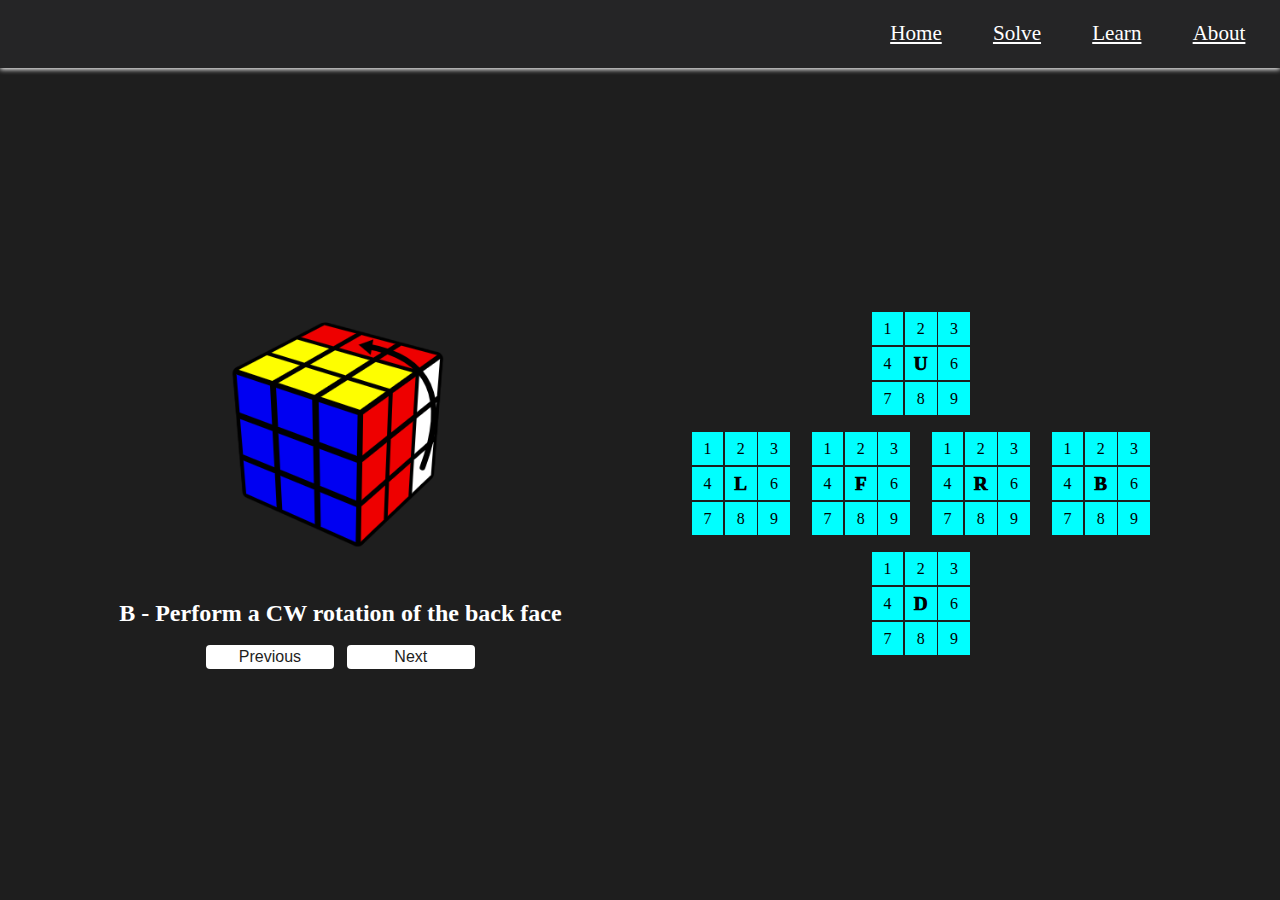
<file: index.html>
<!DOCTYPE html>
<html lang="en">
<head>
  <meta charset="UTF-8">
  <meta name="viewport" content="width=device-width, initial-scale=1.0">
  <title>Rubik's Cube Solver</title>
  <link rel="stylesheet" href="Styles/stylemain.css">
  <script src="Scripts/script_index.js"></script>
  <div class="navbar">
    <div class="options-1 item"><a href = "home.html">Home</a></div>
    <div class="options-2 item"><a href = "intermediate.html">Solve</a></div>
    <div class="options-3 item"><a href = "input.html">Learn</a></div>
    <div class="options-4 item"><a href = "input.html">About</a></div>
  </div>
</head>

<body>
  <div class="container">
    <div class="rotate-img">
      <img src="Rotations/B.png" alt=" " id="rotate">
      <h2 id="instruction">B - Perform a CW rotation of the back face</h2><br>
      <div class="buttons">
        <button class="prev-button" id="prev-button">Previous</button>
        <button class="next-button" id="next-button">Next</button>
      </div>
    </div>

    <div class="cube-faces">
      <div class="layer1">
        <div class="cubex" id="face-top">
          <div class="face">
            <div class="row-1 row">
              <div class="cubies-1 cubies" id="topr1c1">1</div>
              <div class="cubies-2 cubies" id="topr1c2">2</div>
              <div class="cubies-3 cubies" id="topr1c3">3</div>
            </div>
            <div class="row-2 row">
              <div class="cubies-4 cubies" id="topr2c1">4</div>
              <div class="cubies-5 cubies" id="topr2c2">U</div>
              <div class="cubies-6 cubies" id="topr2c3">6</div>
            </div>
            <div class="row-3 row">
              <div class="cubies-7 cubies" id="topr3c1">7</div>
              <div class="cubies-8 cubies" id="topr3c2">8</div>
              <div class="cubies-9 cubies" id="topr3c3">9</div>
            </div>
          </div>
        </div> 
      </div>
      

      <div class="layer2">
        <div class="cubex" id="face-left">
          <div class="face">
            <div class="row-1 row">
              <div class="cubies-1 cubies" id="leftr1c1">1</div>
              <div class="cubies-2 cubies" id="leftr1c2">2</div>
              <div class="cubies-3 cubies" id="leftr1c3">3</div>
            </div>
            <div class="row-2 row">
              <div class="cubies-4 cubies" id="leftr2c1">4</div>
              <div class="cubies-5 cubies" id="leftr2c2">L</div>
              <div class="cubies-6 cubies" id="leftr2c3">6</div>
            </div>
            <div class="row-3 row">
              <div class="cubies-7 cubies" id="leftr3c1">7</div>
              <div class="cubies-8 cubies" id="leftr3c2">8</div>
              <div class="cubies-9 cubies" id="leftr3c3">9</div>
            </div>
          </div>
        </div>      

        <div class="cubex" id="face-front">
          <div class="face">
            <div class="row-1 row">
              <div class="cubies-1 cubies" id="frontr1c1">1</div>
              <div class="cubies-2 cubies" id="frontr1c2">2</div>
              <div class="cubies-3 cubies" id="frontr1c3">3</div>
            </div>
            <div class="row-2 row">
              <div class="cubies-4 cubies" id="frontr2c1">4</div>
              <div class="cubies-5 cubies" id="frontr2c2">F</div>
              <div class="cubies-6 cubies" id="frontr2c3">6</div>
            </div>
            <div class="row-3 row">
              <div class="cubies-7 cubies" id="frontr3c1">7</div>
              <div class="cubies-8 cubies" id="frontr3c2">8</div>
              <div class="cubies-9 cubies" id="frontr3c3">9</div>
            </div>
          </div>
        </div>

        <div class="cubex" id="face-right">
          <div class="face">
            <div class="row-1 row">
              <div class="cubies-1 cubies" id="rightr1c1">1</div>
              <div class="cubies-2 cubies" id="rightr1c2">2</div>
              <div class="cubies-3 cubies" id="rightr1c3">3</div>
            </div>
            <div class="row-2 row">
              <div class="cubies-4 cubies" id="rightr2c1">4</div>
              <div class="cubies-5 cubies" id="rightr2c2">R</div>
              <div class="cubies-6 cubies" id="rightr2c3">6</div>
            </div>
            <div class="row-3 row">
              <div class="cubies-7 cubies" id="rightr3c1">7</div>
              <div class="cubies-8 cubies" id="rightr3c2">8</div>
              <div class="cubies-9 cubies" id="rightr3c3">9</div>
            </div>
          </div>
        </div>

        <div class="cubex" id="face-back">
          <div class="face">
            <div class="row-1 row">
              <div class="cubies-1 cubies" id="backr1c1">1</div>
              <div class="cubies-2 cubies" id="backr1c2">2</div>
              <div class="cubies-3 cubies" id="backr1c3">3</div>
            </div>
            <div class="row-2 row">
              <div class="cubies-4 cubies" id="backr2c1">4</div>
              <div class="cubies-5 cubies" id="backr2c2">B</div>
              <div class="cubies-6 cubies" id="backr2c3">6</div>
            </div>
            <div class="row-3 row">
              <div class="cubies-7 cubies" id="backr3c1">7</div>
              <div class="cubies-8 cubies" id="backr3c2">8</div>
              <div class="cubies-9 cubies" id="backr3c3">9</div>
            </div>
          </div>
        </div>
      </div>
      

      <div class="layer3">
        <div class="cubex" id="face-down">
          <div class="face">
            <div class="row-1 row">
              <div class="cubies-1 cubies" id="downr1c1">1</div>
              <div class="cubies-2 cubies" id="downr1c2">2</div>
              <div class="cubies-3 cubies" id="downr1c3">3</div>
            </div>
            <div class="row-2 row">
              <div class="cubies-4 cubies" id="downr2c1">4</div>
              <div class="cubies-5 cubies" id="downr2c2">D</div>
              <div class="cubies-6 cubies" id="downr2c3">6</div>
            </div>
            <div class="row-3 row">
              <div class="cubies-7 cubies" id="downr3c1">7</div>
              <div class="cubies-8 cubies" id="downr3c2">8</div>
              <div class="cubies-9 cubies" id="downr3c3">9</div>
            </div>
          </div>
        </div>
      </div>
    </div>
  </div>
</body>
</html>
</file>
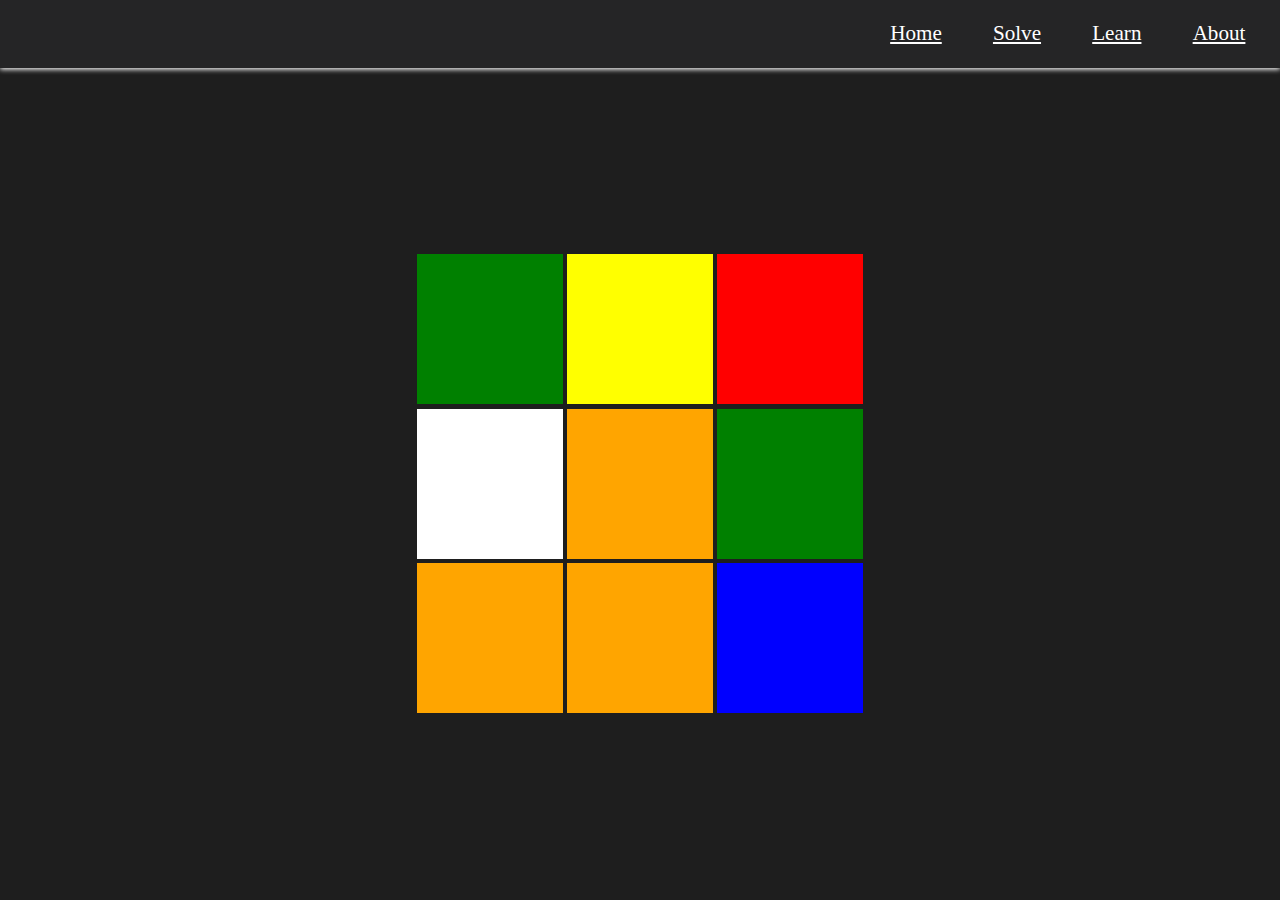
<file: home.html>
<!DOCTYPE html>
<html lang="en">
<head>
  <meta charset="UTF-8">
  <meta name="viewport" content="width=device-width, initial-scale=1.0">
  <title>Rubik's Cube Solver</title>
  <link rel="stylesheet" href="Styles/stylehome.css">
  <script src="Scripts/script_home.js"></script>
  <div class="navbar">
    <div class="options-1 item"><a href = "home.html">Home</a></div>
    <div class="options-2 item"><a href = "intermediate.html">Solve</a></div>
    <div class="options-3 item"><a href = "learn.html">Learn</a></div>
    <div class="options-4 item"><a href = "about.html">About</a></div>
  </div>
</head>

<body>
    <div class="container">
        <div class="cubex" id="face">
            <div class="face">
            <div class="row-1 row">
                <div class="cubies-1 cubies" id="r1c1"></div>
                <div class="cubies-2 cubies" id="r1c2"></div>
                <div class="cubies-3 cubies" id="r1c3"></div>
            </div>
            <div class="row-2 row">
                <div class="cubies-4 cubies" id="r2c1"></div>
                <div class="cubies-5 cubies" id="r2c2"></div>
                <div class="cubies-6 cubies" id="r2c3"></div>
            </div>
            <div class="row-3 row">
                <div class="cubies-7 cubies" id="r3c1"></div>
                <div class="cubies-8 cubies" id="r3c2"></div>
                <div class="cubies-9 cubies" id="r3c3"></div>
            </div>
            </div>
        </div>
    </div>
</body>
</file>
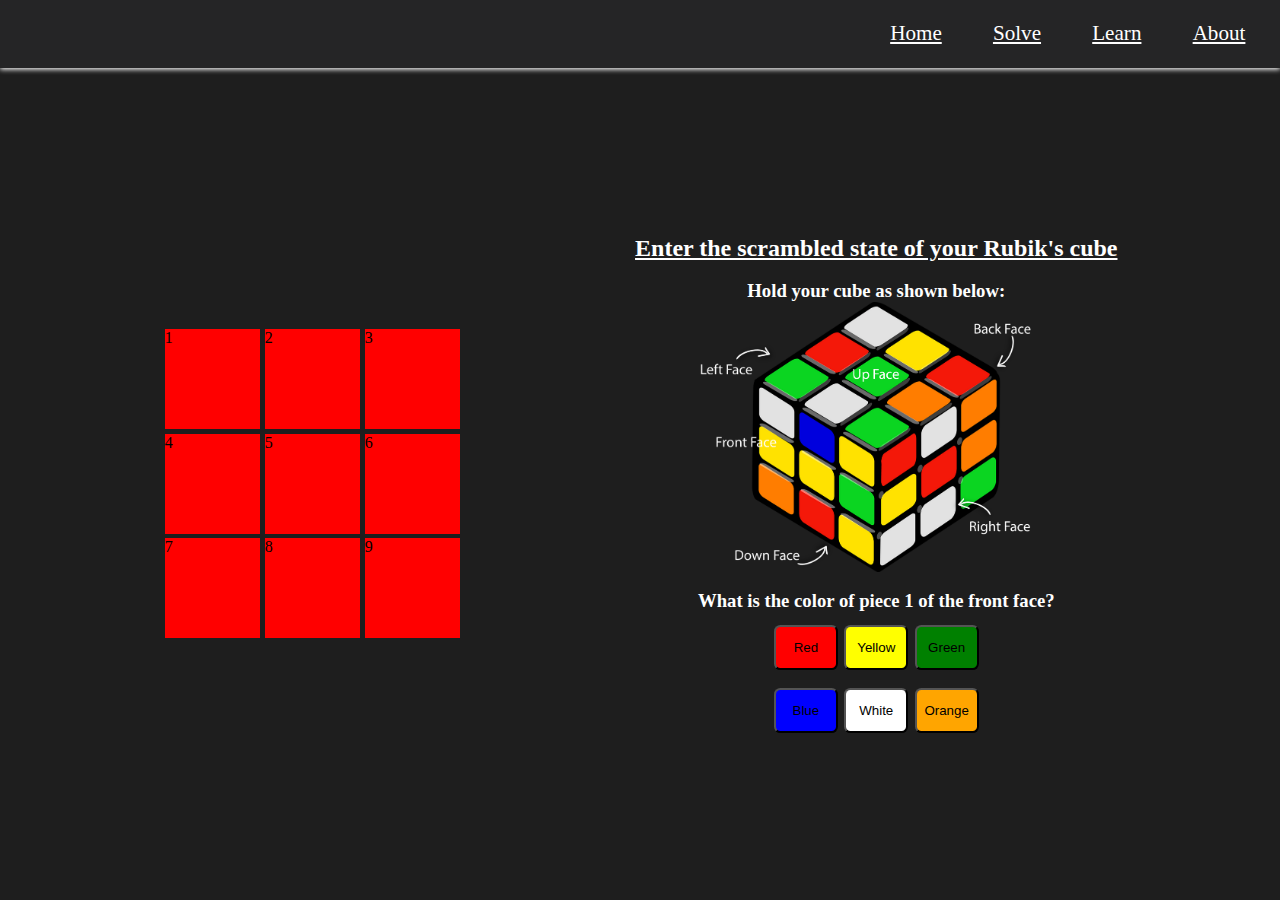
<file: input.html>
<!DOCTYPE html>
<html lang="en">
<head>
  <meta charset="UTF-8">
  <meta name="viewport" content="width=device-width, initial-scale=1.0">
  <title>Rubik's Cube Solver - Input</title>
  <link rel="stylesheet" href="Styles/styleinput.css">
  <script src="Scripts/script_input.js"></script>
  <div class="navbar">
    <div class="options-1 item"><a href = "home.html">Home</a></div>
    <div class="options-2 item"><a href = "intermediate.html">Solve</a></div>
    <div class="options-3 item"><a href = "learn.html">Learn</a></div>
    <div class="options-4 item"><a href = "about.html">About</a></div>
  </div>
</head>

<body>
    <div class="container">
        <div class="cubex" id="face">
            <div class="face">
            <div class="row-1 row">
                <div class="cubies-1 cubies" id="r1c1">1</div>
                <div class="cubies-2 cubies" id="r1c2">2</div>
                <div class="cubies-3 cubies" id="r1c3">3</div>
            </div>
            <div class="row-2 row">
                <div class="cubies-4 cubies" id="r2c1">4</div>
                <div class="cubies-5 cubies" id="r2c2">5</div>
                <div class="cubies-6 cubies" id="r2c3">6</div>
            </div>
            <div class="row-3 row">
                <div class="cubies-7 cubies" id="r3c1">7</div>
                <div class="cubies-8 cubies" id="r3c2">8</div>
                <div class="cubies-9 cubies" id="r3c3">9</div>
            </div>
            </div>
        </div>
        <div class="inputbox">
            <h2><u>Enter the scrambled state of your Rubik's cube</u></h2>
            <br>
            <h3>Hold your cube as shown below:</h3>
            <img src="images/cube_faces.png" alt="faces of a cube">
            <br>
            <h3 id="face_piece">What is the color of piece 1 of the front face?</h3>
            <div class="buttons">
                <div class="top3">
                <button class="redbutton" id="redbutton">Red</button>
                <button class="yellowbutton" id="yellowbutton">Yellow</button>
                <button class="greenbutton" id="greenbutton">Green</button>
                </div>
                <br>
                <div class="bottom3">
                <button class="bluebutton" id="bluebutton">Blue</button>
                <button class="whitebutton" id="whitebutton">White</button>
                <button class="orangebutton" id="orangebutton">Orange</button>
                </div>
            </div>
        </div>
    </div>
</body>
</file>
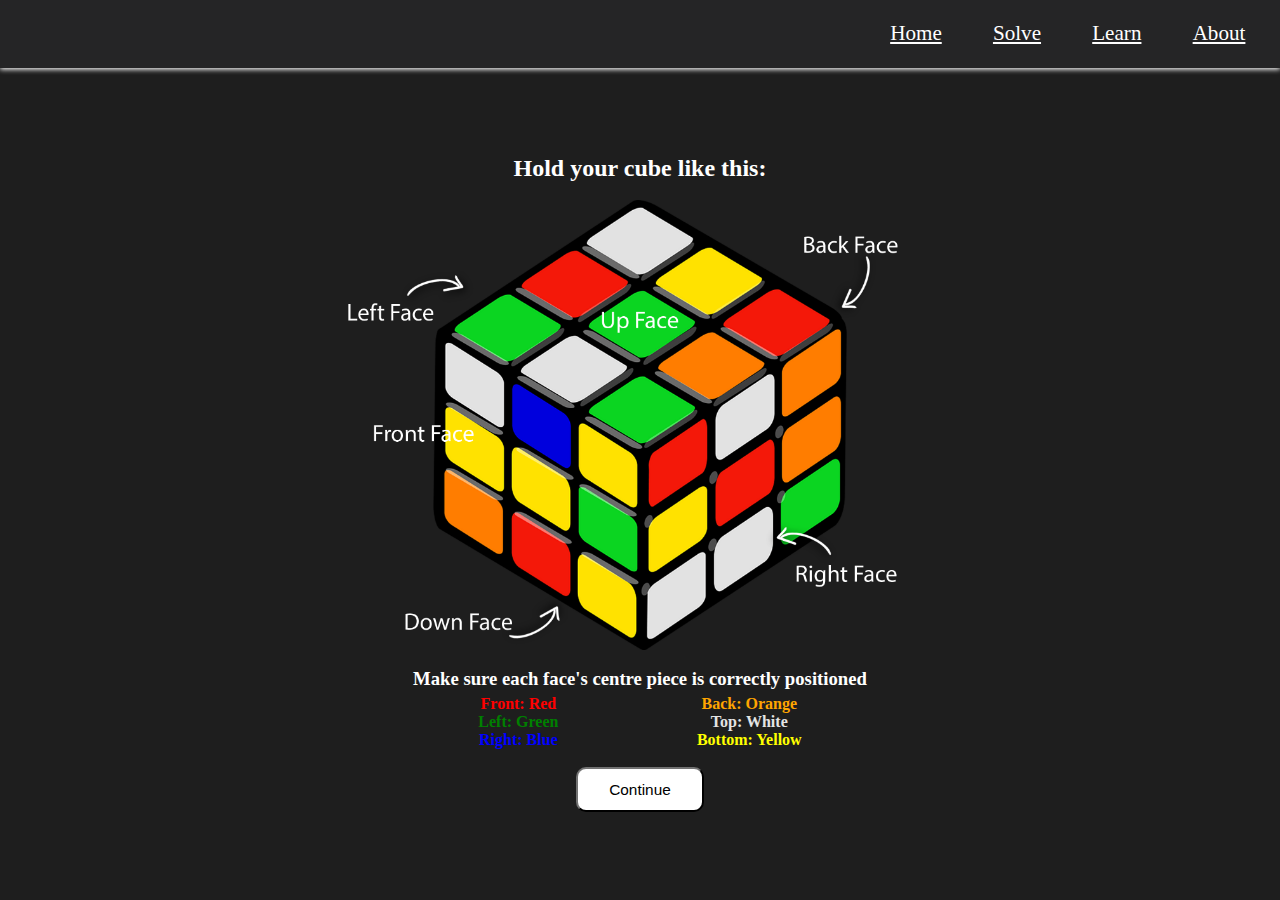
<file: intermediate.html>
<!DOCTYPE html>
<html lang="en">
<head>
  <meta charset="UTF-8">
  <meta name="viewport" content="width=device-width, initial-scale=1.0">
  <title>Rubik's Cube Solver - Input</title>
  <link rel="stylesheet" href="Styles/styleintermediate.css">
  <script src="Scripts/script_input.js"></script>
  <div class="navbar">
    <div class="options-1 item"><a href = "home.html">Home</a></div>
    <div class="options-2 item"><a href = "intermediate.html">Solve</a></div>
    <div class="options-3 item"><a href = "learn.html">Learn</a></div>
    <div class="options-4 item"><a href = "about.html">About</a></div>
  </div>
</head>

<body>
    <div class="container">
        <div class="instructions">
            <h2>Hold your cube like this:</h2>
            <br>
            <img src="images/cube_faces.png" alt="faces of a cube">
            <br>
            <h3>Make sure each face's centre piece is correctly positioned</h3>
            <div class="positioning">
                <div class="leftrow">
                    <h4 style="color: red;">Front: Red</h4>
                    <h4 style="color: green;">Left: Green</h4>
                    <h4 style="color: blue;">Right: Blue</h4>
                </div>
                <div class="rightrow">
                    <h4 style="color: orange;">Back: Orange</h4>
                    <h4 style="color: #e4e4e4;">Top: White</h4>
                    <h4 style="color: yellow;">Bottom: Yellow</h4>
                </div>
            </div>
            <br>
            <a href="input.html"><button class="continuebutton" id="continuebutton">Continue</button></a>
        </div>
    </div>
</body>
</file>
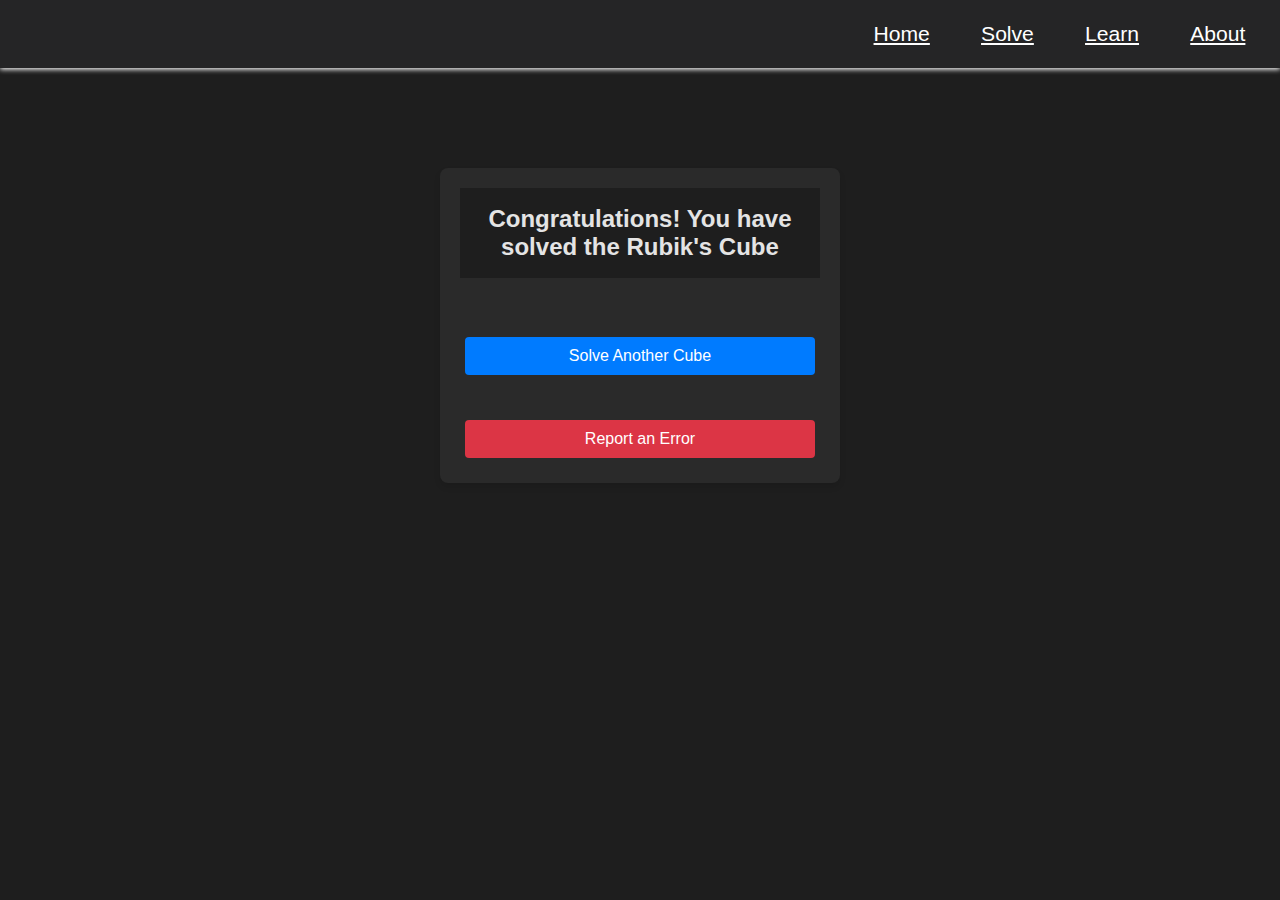
<file: solved.html>
<!DOCTYPE html>
<html lang="en">
<head>
  <meta charset="UTF-8">
  <meta name="viewport" content="width=device-width, initial-scale=1.0">
  <title>Congratulations!</title>
  <link rel="stylesheet" href="Styles/stylesolved.css">
  <div class="navbar">
    <div class="options-1 item"><a href = "home.html">Home</a></div>
    <div class="options-2 item"><a href = "intermediate.html">Solve</a></div>
    <div class="options-3 item"><a href = "learn.html">Learn</a></div>
    <div class="options-4 item"><a href = "about.html">About</a></div>
  </div>

</head>

<body>
  <div class="container">
    <h1>Congratulations! You have solved the Rubik's Cube</h1>
    <button class="btn"><a href="intermediate.html">Solve Another Cube</a></button>
    <a class="btn report" href="mailto:manan04shah@gmail.com?subject=There%20is%20an%20error%20in%20your%20website.&body=(Write%20your%20error%20here%20and%20paste%20screenshots%20or%20images.)">Report an Error</a>
</div>
</body>
</html>
</file>
<file: Styles/stylemain.css>
*{
    margin: 0;
    padding: 0;
    box-sizing: border-box;
    background-color: #1e1e1e;
}



/* Navigation Bar Styles */
.navbar{
    display: flex;
    background-color: #252526;
    padding: 1vh;
    flex-direction: row;
    height: 7.5vh;
    max-height: 75px;
    justify-content: flex-end;
    align-items: center;
    box-shadow: 0 1.5px 5px #fff;
}

.item{
    background-color: transparent;
    color: #fff;
    font-size: 1.65vw;
    padding-top: 0.25vw;
    padding-bottom: 0.25vw;
    padding-left: 1vw;
    padding-right: 1vw;
    margin: 1vw;
    transition: 0.5s;
}

.item a{
    color: #fff;
    background-color: #252526;
}

.item:hover{
    text-decoration: underline;
    translate: 0 -0.35vh;
    color: #fff;
    cursor: pointer;
}   

.container{
    display: flex;
    align-items: center;
    justify-content: center;
    height: calc(100% - 7.5vh);
    background-color: transparent;
    flex-direction: row;
    justify-content: space-evenly;
}

body,
html{
    height: 100%;
}
/*Cube Face Styles*/

.cubex{
    display: flex;
    flex-direction: row;
    justify-content: center;
    align-items: center;
    background-color: transparent;
    height: 16.67vh;
    max-height: 100px;
    justify-content: center;
    align-items: center;
    margin: 10px;
}

.cubex .row{
    display: flex;
    flex-direction: row;
    justify-content: space-between;
    align-items: center;
    width: 16.67vh;
    max-width: 100px;
}

.cubies{
    background-color: aqua;
    width: 16.5vh;
    max-width: 33.3px;
    height: 5.5vh;
    max-height: 33.3px;
    margin: 0.1vh;
}

.layer2{
    display: flex;
    flex-direction: row;
}

.rotate-img{
    display: flex;
    flex-direction: column;
    color: #fff;
    justify-content: center;
    align-items: center;
    background-color: transparent;
}

.rotate-img img{
    width: 20vw;
    height: auto;
    object-fit: cover;
    margin-bottom: 5vh;
}

.rotate-img {
    text-align: center;
}

.buttons {
    display: flex;
    justify-content: space-between;
    align-items: center;
    gap: 1vw; /* Adjust the gap as needed */
}

.prev-button,
.next-button {
    max-width: 10vw;
    width: 10vw;
    padding: 0.2rem;
    background-color: #fff;
    color: #1e1e1e;
    border: none;
    border-radius: 4px;
    cursor: pointer;
    font-size: 1rem;
}

.cubies {
    display: flex;
    flex-direction: row;
    justify-content: center;
    align-items: center;
    width: 16.67vh;
    max-width: 100px;
}

.cubies-5 {
    font-weight: 1000;
    font-size: larger;
}
</file>
<file: Styles/stylehome.css>
*{
    margin: 0;
    padding: 0;
    box-sizing: border-box;
    background-color: #1e1e1e;
}

h2{
    color:#fff;
}


/* Navigation Bar Styles */
.navbar{
    display: flex;
    background-color: #252526;
    padding: 1vh;
    flex-direction: row;
    height: 7.5vh;
    max-height: 75px;
    justify-content: flex-end;
    align-items: center;
    box-shadow: 0 1.5px 5px #fff;
}

.item{
    background-color: #252526;
    color: #fff;
    font-size: 1.65vw;
    padding-top: 0.25vw;
    padding-bottom: 0.25vw;
    padding-left: 1vw;
    padding-right: 1vw;
    margin: 1vw;
    transition: 0.5s;
}

.item a{
    color: #fff;
    background-color: #252526;
}

.item:hover{
    text-decoration: underline;
    translate: 0 -0.35vh;
    color: #fff;
    cursor: pointer;
}

.container{
    display: flex;
    align-items: center;
    justify-content: center;
    height: calc(100% - 7.5vh);
    background-color: transparent;
    flex-direction: row;
    justify-content: space-evenly;
}

body,
html{
    height: 100%;
}
/*Cube Face Styles*/

.cubex{
    display: flex;
    flex-direction: row;
    justify-content: center;
    align-items: center;
    background-color: red;
    height: 75vh;
    max-height: 450px;
    justify-content: center;
    align-items: center;
    margin: 10px;
}

.cubex .row{
    display: flex;
    flex-direction: row;
    justify-content: space-between;
    align-items: center;
    width: 75vh;
    max-width: 450px;
}

.cubies{
    background-color: aqua;
    width: 25vh;
    max-width: 150px;
    height: 25vh;
    max-height: 150px;
    margin: 0.25vh;
    transition: background-color 0.5s ease, transform 1s ease, opacity 0.5s ease;
}

.cubies.translate-left {
    transform: translateX(-100%);
    opacity: 0;
}
  
.cubies.translate-right {
    transform: translateX(100%);
    opacity: 0;
}

.cubies-5 {
    font-size: 5vh;
    display: flex;
    align-items: center;
    justify-content: center;
    text-align: center;
    color: #1e1e1e;
}
</file>
<file: Styles/styleinput.css>
*{
    margin: 0;
    padding: 0;
    box-sizing: border-box;
    background-color: #1e1e1e;
}

h2{
    color:#fff;
}


/* Navigation Bar Styles */
.navbar{
    display: flex;
    background-color: #252526;
    padding: 1vh;
    flex-direction: row;
    height: 7.5vh;
    max-height: 75px;
    justify-content: flex-end;
    align-items: center;
    box-shadow: 0 1.5px 5px #fff;
}

.item{
    background-color: #252526;
    color: #fff;
    font-size: 1.65vw;
    padding-top: 0.25vw;
    padding-bottom: 0.25vw;
    padding-left: 1vw;
    padding-right: 1vw;
    margin: 1vw;
    transition: 0.5s;
}

.item a{
    color: #fff;
    background-color: #252526;
}

.item:hover{
    text-decoration: underline;
    translate: 0 -0.35vh;
    color: #fff;
    cursor: pointer;
}

.container{
    display: flex;
    align-items: center;
    justify-content: center;
    height: calc(100% - 7.5vh);
    background-color: transparent;
    flex-direction: row;
    justify-content: space-evenly;
}

body,
html{
    height: 100%;
}
/*Cube Face Styles*/

.cubex{
    display: flex;
    flex-direction: row;
    justify-content: center;
    align-items: center;
    background-color: red;
    height: 50vh;
    max-height: 300px;
    justify-content: center;
    align-items: center;
    margin: 10px;
}

.cubex .row{
    display: flex;
    flex-direction: row;
    justify-content: space-between;
    align-items: center;
    width: 50vh;
    max-width: 300px;
}

.cubies{
    background-color: aqua;
    width: 16.5vh;
    max-width: 100px;
    height: 16.5vh;
    max-height: 100px;
    margin: 0.25vh;
}

.inputbox{
    display: flex;
    flex-direction: column;
    justify-content: center;
    align-items: center;
    background-color: transparent;
    justify-content: center;
    align-items: center;
    margin: 10px;
    color: #fff;
}

.inputbox img{
    height: 30vh;
}

.buttons{
    display: flex;
    flex-direction: column;
    justify-content: center;
    align-items: center;
}

.buttons button{
    width: 5vw;
    height: 5vh;
}

.top3{
    margin-top: 1.5vh;
    display: flex;
    flex-direction: row;
    justify-content: space-between;
    width: 100%;
    margin-left: 0.5vw;
    margin-right: 0.5vw;
}

.bottom3{
    display: flex;
    flex-direction: row;
    justify-content: space-between;
    width: 100%;
    margin-left: 0.5vw;
    margin-right: 0.5vw;
}

.redbutton{
    background-color: red;
    color: #000;
    border-color: #000;
    border-radius: 0.5vw;
}

.yellowbutton{
    background-color: yellow;
    color: #000;
    border-color: #000;
    border-radius: 0.5vw;
}

.greenbutton{
    background-color: green;
    color: #000;
    border-color: #000;
    border-radius: 0.5vw;
}

.bluebutton{
    background-color: blue;
    color: #000;
    border-color: #000;
    border-radius: 0.5vw;
}

.orangebutton{
    background-color: orange;
    color: #000;
    border-color: #000;
    border-radius: 0.5vw;
}

.whitebutton{
    background-color: #fff;
    color: #000;
    border-color: #000;
    border-radius: 0.5vw;
}
</file>
<file: Styles/styleintermediate.css>
*{
    margin: 0;
    padding: 0;
    box-sizing: border-box;
    background-color: #1e1e1e;
}

h2, h3{
    color:#fff;
}


/* Navigation Bar Styles */
.navbar{
    display: flex;
    background-color: #252526;
    padding: 1vh;
    flex-direction: row;
    height: 7.5vh;
    max-height: 75px;
    justify-content: flex-end;
    align-items: center;
    box-shadow: 0 1.5px 5px #fff;
}

.item{
    background-color: #252526;
    color: #fff;
    font-size: 1.65vw;
    padding-top: 0.25vw;
    padding-bottom: 0.25vw;
    padding-left: 1vw;
    padding-right: 1vw;
    margin: 1vw;
    transition: 0.5s;
}

.item a{
    color: #fff;
    background-color: #252526;
}

.item:hover{
    text-decoration: underline;
    translate: 0 -0.35vh;
    color: #fff;
    cursor: pointer;
}

.container{
    display: flex;
    align-items: center;
    justify-content: center;
    height: calc(100% - 7.5vh);
    background-color: transparent;
    flex-direction: row;
    justify-content: space-evenly;
}

body,
html{
    height: 100%;
}

.instructions{
    display: flex;
    flex-direction: column;
    justify-content: space-evenly;
    text-align: center;
    color: #fff;
}

.instructions img{
    height: 50vh;
    width: auto;
}

.positioning{
    display: flex;
    flex-direction: row;
    justify-content: space-evenly;
    align-items: center;
    margin-top: 5px;
    text-align: center;
    color: #fff;
}

.continuebutton{
    width: 10vw;
    height: 5vh;
    overflow: hidden;
    border-color: #1e1e1e;
    background-color: #fff;
    border-radius: 10px;
    font-size: 1.2vw;
}
</file>
<file: Styles/stylesolved.css>
*{
    margin: 0;
    padding: 0;
    box-sizing: border-box;
    background-color: #1e1e1e;
}



/* Navigation Bar Styles */
.navbar{
    display: flex;
    background-color: #252526;
    padding: 1vh;
    flex-direction: row;
    height: 7.5vh;
    max-height: 75px;
    justify-content: flex-end;
    align-items: center;
    box-shadow: 0 1.5px 5px #fff;
}

.item{
    background-color: transparent;
    color: #fff;
    font-size: 1.65vw;
    padding-top: 0.25vw;
    padding-bottom: 0.25vw;
    padding-left: 1vw;
    padding-right: 1vw;
    margin: 1vw;
    transition: 0.5s;
}

.item a{
    color: #fff;
    background-color: #252526;
}

.item:hover{
    text-decoration: underline;
    translate: 0 -0.35vh;
    color: #fff;
    cursor: pointer;
}   


body {
    font-family: 'Exo 2', sans-serif;
    text-align: center;
    background-color: #1e1e1e;
    color: #e4e4e4;
}

@import url('https://fonts.googleapis.com/css2?family=Exo+2:wght@300;400;500;600;700&display=swap');



.container {
    max-width: 400px;
    margin: 100px auto;
    padding: 20px;
    background-color: #2a2a2a;
    border-radius: 8px;
    box-shadow: 0 4px 6px rgba(0, 0, 0, 0.1);
    min-height: 164px;
    height: 35vh;
    display: flex;
    flex-direction: column;
    justify-content: space-between;
}

h1 {
    font-size: 24px;
    font-weight: 600;
    margin-bottom: 20px;
    height: 10vh;
    display: flex;
    justify-content: center;
    align-items: center;
}

.btn {
    display: inline-block;
    padding: 10px 20px;
    margin: 5px;
    font-size: 16px;
    font-weight: 500;
    background-color: #007bff;
    color: #fff;
    border: none;
    border-radius: 4px;
    cursor: pointer;
    transition: background-color 0.3s;
}

.btn a {
    color: #fff;
    text-decoration: none;
    background-color: transparent;
}


.btn.report {
    background-color: #dc3545;
    text-decoration: none;
}

.btn.report:hover {
    background-color: #c82333;
}

.btn:hover {
    background-color: #0056b3;
}
</file>
